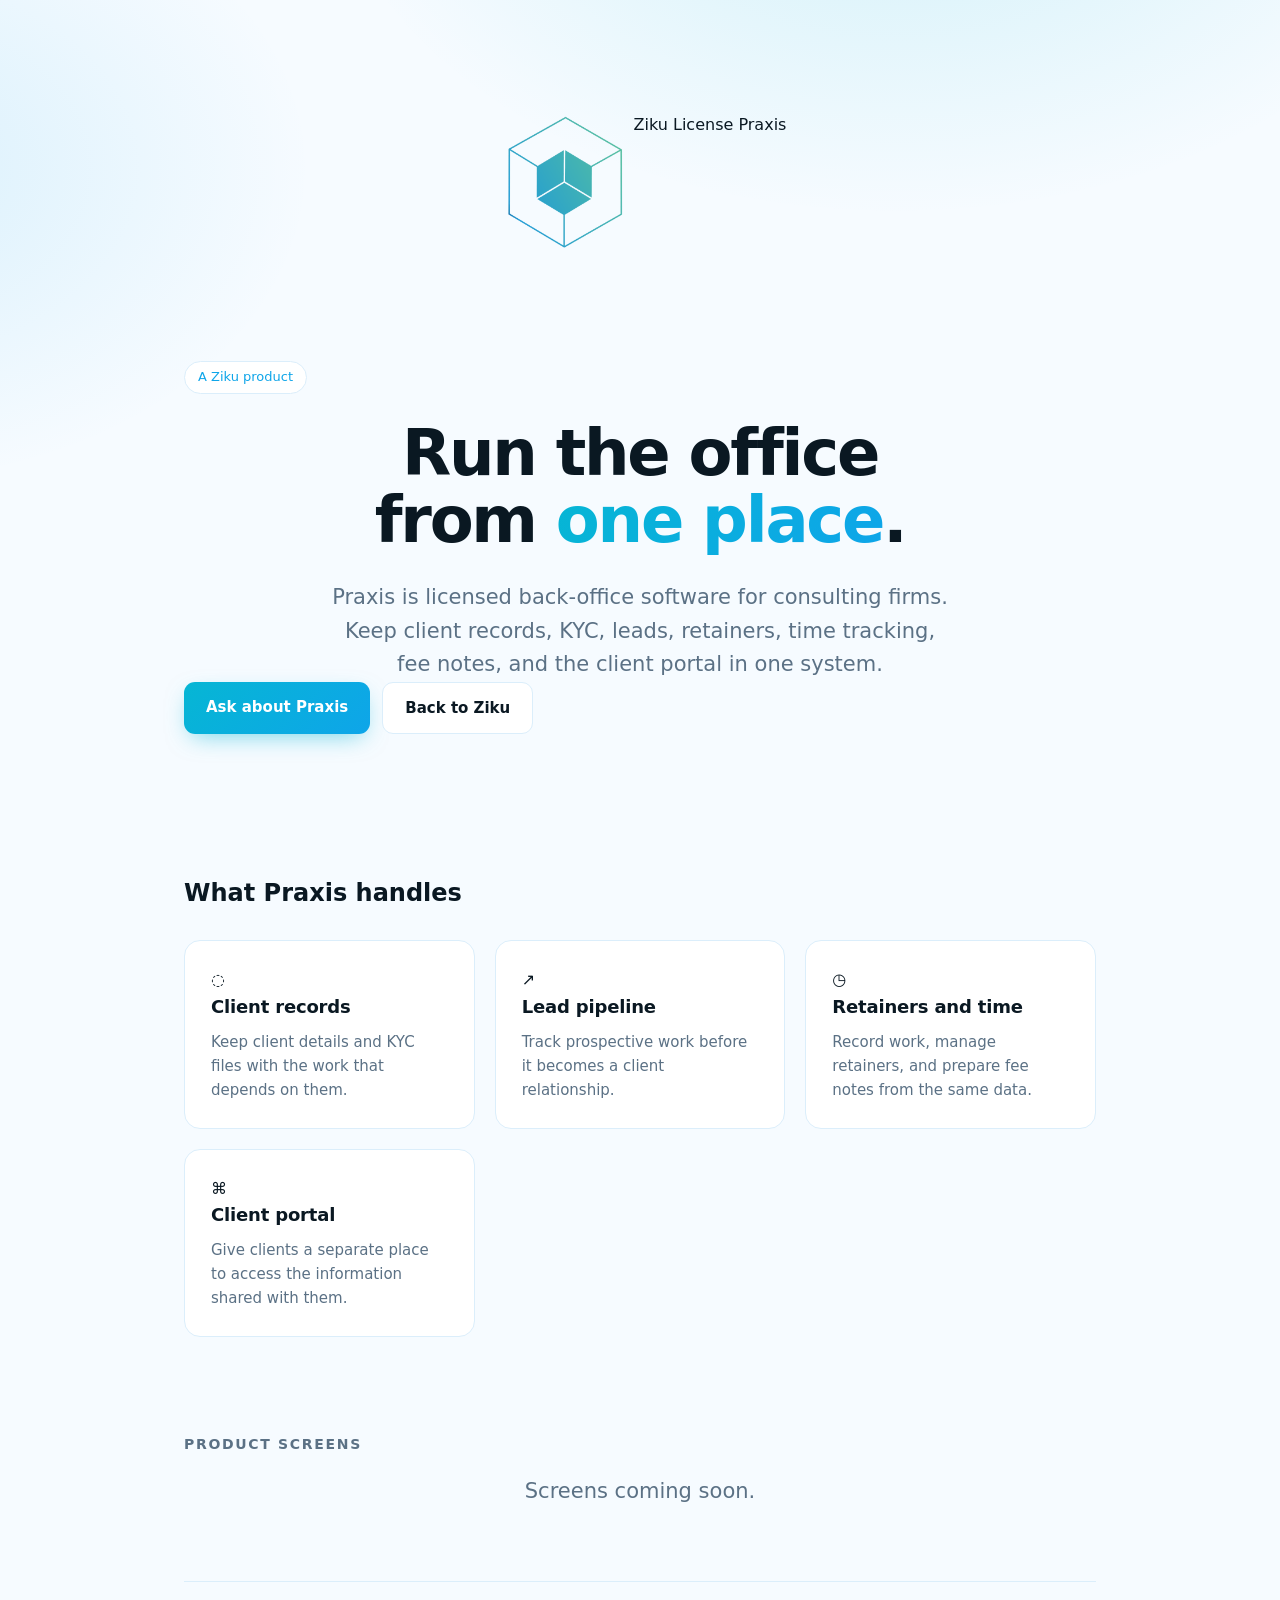
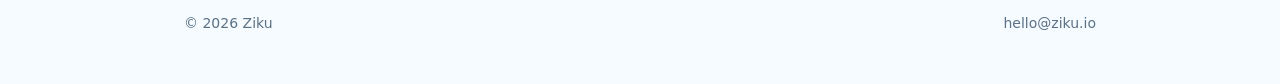
<file: praxis.html>
<!doctype html>
<html lang="en">
<head>
<meta charset="utf-8" />
<meta name="viewport" content="width=device-width, initial-scale=1" />
<title>Praxis — Back-office software for consulting firms</title>
<meta name="description" content="Praxis brings client records, KYC, leads, retainers, time tracking, fee notes, and a client portal into one product." />
<link rel="icon" href="assets/logo.png" />
<link rel="stylesheet" href="styles.css" />
</head>
<body>
  <div class="wrap">
    <header>
      <a class="brand" href="/" aria-label="Ziku home"><img src="assets/logo.png" alt="Ziku logo" /></a>
      <nav class="site-nav" aria-label="Primary navigation">
        <a href="/">Ziku</a>
        <a href="mailto:hello@ziku.io?subject=Praxis">License Praxis</a>
      </nav>
    </header>

    <main>
      <section class="hero">
        <p class="pill">A Ziku product</p>
        <h1>Run the office<br/>from <span class="grad">one place</span>.</h1>
        <p class="lede">Praxis is licensed back-office software for consulting firms. Keep client records, KYC, leads, retainers, time tracking, fee notes, and the client portal in one system.</p>
        <div class="cta">
          <a class="btn" href="mailto:hello@ziku.io?subject=Praxis">Ask about Praxis</a>
          <a class="btn ghost" href="/">Back to Ziku</a>
        </div>
      </section>

      <section class="capabilities" aria-labelledby="capabilities-title">
        <h2 id="capabilities-title">What Praxis handles</h2>
        <div class="focus">
        <div class="card">
          <div class="ic">◌</div>
          <h3>Client records</h3>
          <p>Keep client details and KYC files with the work that depends on them.</p>
        </div>
        <div class="card">
          <div class="ic">↗</div>
          <h3>Lead pipeline</h3>
          <p>Track prospective work before it becomes a client relationship.</p>
        </div>
        <div class="card">
          <div class="ic">◷</div>
          <h3>Retainers and time</h3>
          <p>Record work, manage retainers, and prepare fee notes from the same data.</p>
        </div>
        <div class="card">
          <div class="ic">⌘</div>
          <h3>Client portal</h3>
          <p>Give clients a separate place to access the information shared with them.</p>
        </div>
        </div>
      </section>

      <section class="work" aria-labelledby="product-screens">
        <h2 id="product-screens">Product screens</h2>
        <p class="lede">Screens coming soon.</p>
      </section>
    </main>

    <footer>
      <span>© <span id="y">2026</span> Ziku</span>
      <span><a href="mailto:hello@ziku.io">hello@ziku.io</a></span>
    </footer>
  </div>
  <script src="main.js"></script>
</body>
</html>
</file>
<file: styles.css>
:root {
  --bg: #f6fbff;
  --fg: #0a1822;
  --muted: #5b7185;
  --cyan: #06b6d4;
  --blue: #0ea5e9;
  --line: #dbeefb;
  --card: #ffffff;
}
* { box-sizing: border-box; }
html { scroll-behavior: smooth; }
body {
  margin: 0;
  font: 16px/1.6 -apple-system, BlinkMacSystemFont, "Segoe UI", Inter, system-ui, sans-serif;
  color: var(--fg);
  background:
    radial-gradient(60rem 40rem at 70% -10%, rgba(6,182,212,.16), transparent 60%),
    radial-gradient(50rem 36rem at -10% 10%, rgba(14,165,233,.12), transparent 55%),
    var(--bg);
  -webkit-font-smoothing: antialiased;
}
a { color: inherit; text-decoration: none; }
.wrap { max-width: 960px; margin: 0 auto; padding: 0 24px; }

header { display: flex; justify-content: center; padding: 112px 0 8px; }
.brand { display: inline-block; }
.brand img { width: 140px; height: 140px; display: block; }

.hero { padding: 88px 0 120px; }
.pill {
  display: inline-block; font-size: 13px; color: var(--blue);
  border: 1px solid var(--line); border-radius: 999px; padding: 5px 13px; margin-bottom: 26px;
  background: var(--card);
}
h1 {
  font-size: clamp(38px, 7vw, 64px); line-height: 1.05; letter-spacing: -.035em;
  margin: 0 auto 22px; padding: 0 .08em .08em; font-weight: 800; text-align: center;
}
h1 .grad { background: linear-gradient(120deg, var(--cyan), var(--blue)); -webkit-background-clip: text; background-clip: text; color: transparent; }
.lede { font-size: clamp(17px, 2.4vw, 21px); color: var(--muted); max-width: 620px; margin: 0 auto; text-align: center; }
.cta { display: inline-flex; gap: 12px; flex-wrap: wrap; }
.btn {
  display: inline-block; padding: 13px 22px; border-radius: 11px; font-weight: 600; font-size: 15px;
  background: linear-gradient(135deg, var(--cyan), var(--blue)); color: #fff;
  box-shadow: 0 8px 24px -8px rgba(6,182,212,.6);
  transition: transform .15s ease;
}
.btn.ghost { background: var(--card); color: var(--fg); border: 1px solid var(--line); box-shadow: none; }
.btn:hover { transform: translateY(-1px); }

.focus { padding: 8px 0 64px; display: grid; gap: 20px; grid-template-columns: repeat(3, 1fr); }
@media (max-width: 900px) { .focus { grid-template-columns: repeat(2, 1fr); } }
@media (max-width: 520px) { .focus { grid-template-columns: 1fr; } }
.card {
  background: var(--card); border: 1px solid var(--line); border-radius: 16px; padding: 26px;
}
.card > i { display: block; color: var(--blue); font-size: 24px; line-height: 1; margin: 0 auto 16px; width: fit-content; }
.card h3 { margin: 0 0 8px; font-size: 18px; letter-spacing: -.01em; }
.card p { margin: 0; color: var(--muted); font-size: 15px; }

.work { padding: 32px 0 72px; }
.work h2 { font-size: 14px; text-transform: uppercase; letter-spacing: .12em; color: var(--muted); margin: 0 0 20px; font-weight: 600; }
.apps { display: grid; gap: 14px; grid-template-columns: repeat(2, 1fr); }
@media (max-width: 720px) { .apps { grid-template-columns: 1fr; } }
.app {
  display: flex; align-items: center; justify-content: space-between;
  background: var(--card); border: 1px solid var(--line); border-radius: 14px; padding: 18px 20px;
}
.app:hover { border-color: var(--cyan); }
.app b { font-weight: 650; letter-spacing: -.01em; }
.app span { display: block; color: var(--muted); font-size: 14px; margin-top: 2px; }
.app .arrow { color: var(--cyan); font-size: 18px; }

footer { border-top: 1px solid var(--line); padding: 30px 0 50px; color: var(--muted); font-size: 14px;
  display: flex; align-items: center; justify-content: space-between; flex-wrap: wrap; gap: 12px; }
footer a:hover { color: var(--cyan); }
</file>
